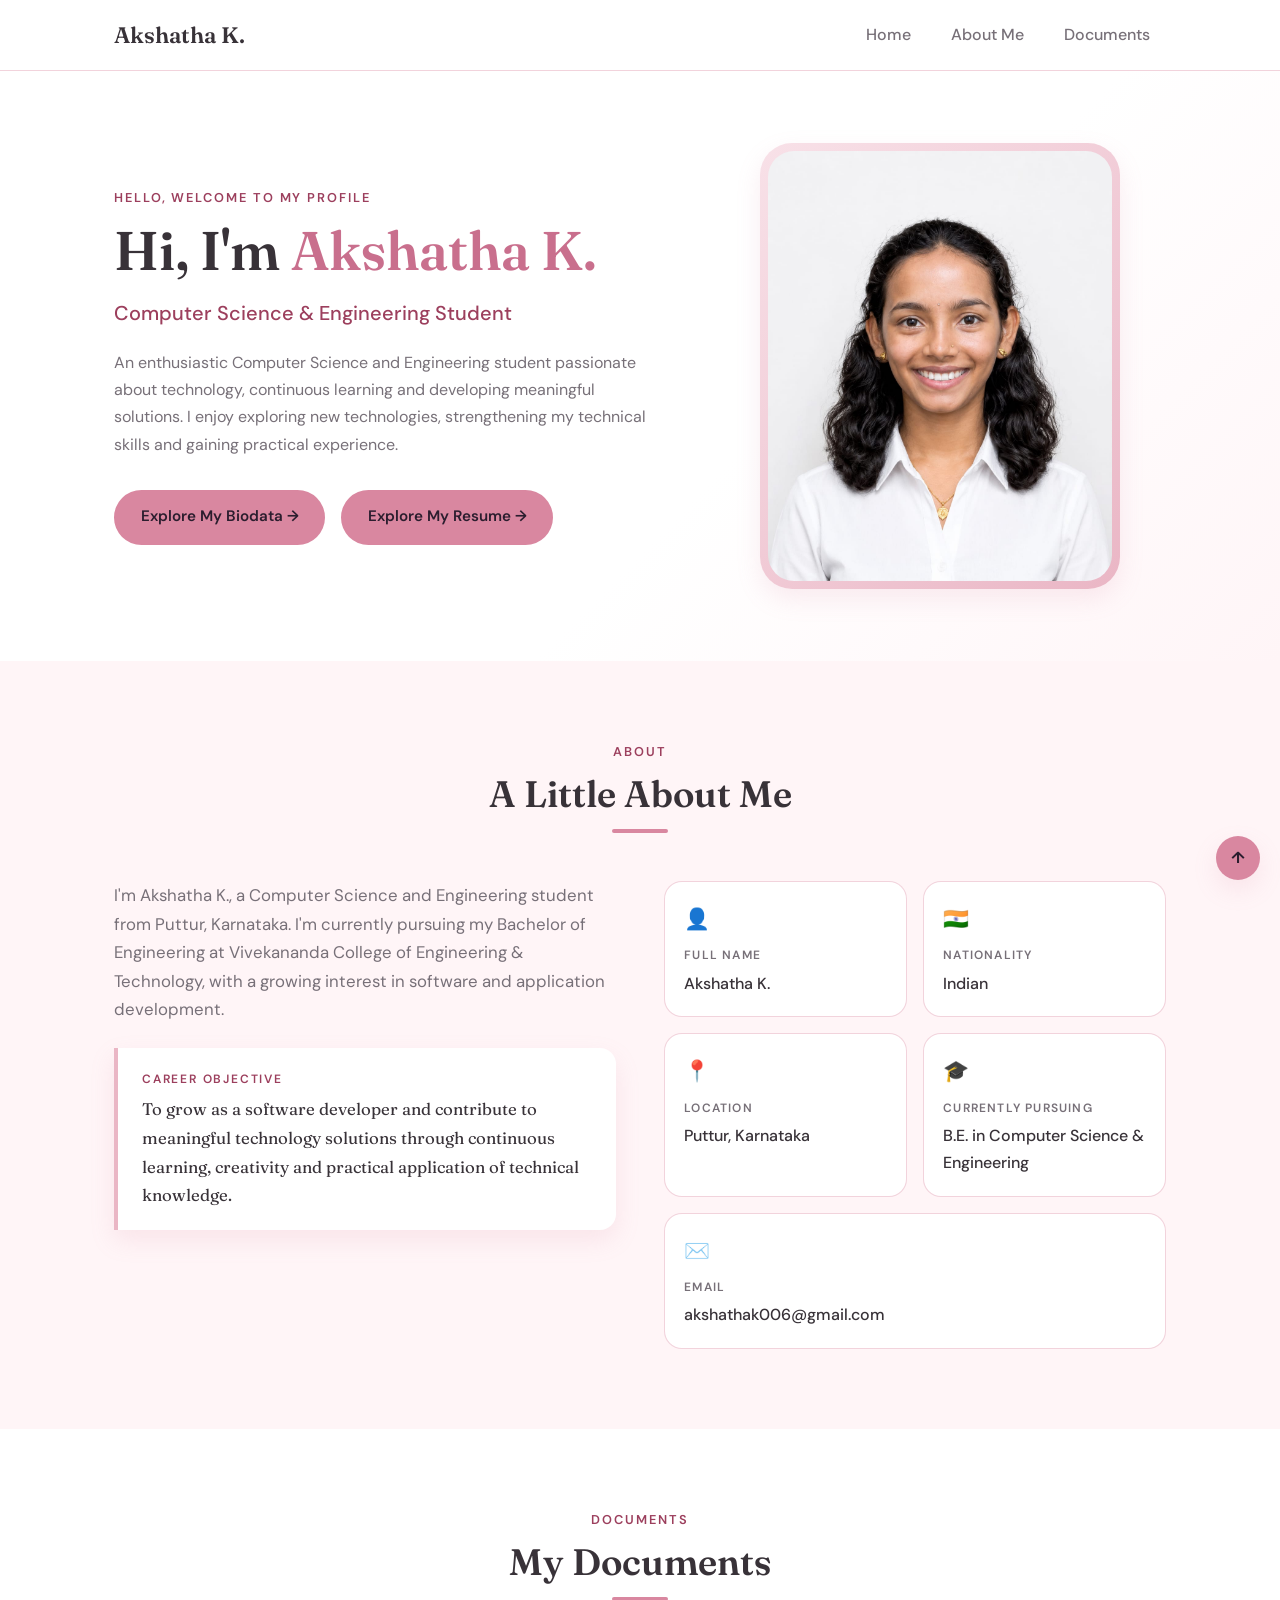
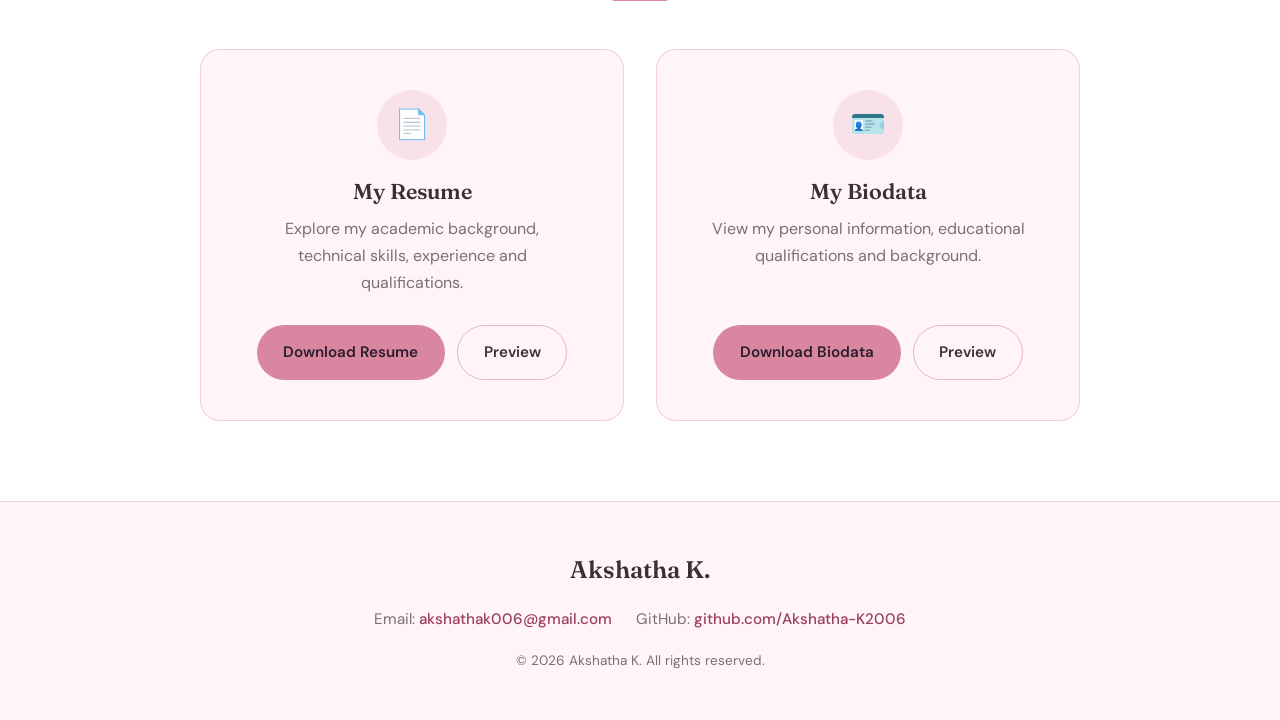
<file: index.html>
<!doctype html>
<html lang="en">
  <head>
    <meta charset="UTF-8" />
    <meta name="viewport" content="width=device-width, initial-scale=1.0" />
    <title>Akshatha K. | Personal Profile</title>
    <link rel="preconnect" href="https://fonts.googleapis.com" />
    <link rel="preconnect" href="https://fonts.gstatic.com" crossorigin />
    <link
      href="https://fonts.googleapis.com/css2?family=DM+Sans:wght@400;500;600&family=Fraunces:wght@600&display=swap"
      rel="stylesheet"
    />
    <link rel="stylesheet" href="css/style.css" />
  </head>

  <body>
    <!-- NAVIGATION -->
    <header class="site-header">
      <nav class="nav container" id="nav">
        <a class="brand" href="#home">Akshatha K.</a>

        <button class="nav-toggle" id="nav-toggle" aria-label="Toggle menu">
          ☰
        </button>

        <ul class="nav-links" id="nav-menu">
          <li><a href="#home">Home</a></li>
          <li><a href="#about">About Me</a></li>
          <li><a href="#documents">Documents</a></li>
        </ul>
      </nav>
    </header>

    <main>
      <!-- HERO SECTION -->
      <section class="hero" id="home">
        <div class="container hero-grid">
          <div class="hero-text">
            <p class="eyebrow">HELLO, WELCOME TO MY PROFILE</p>
            <h1>Hi, I'm <span class="accent-word">Akshatha K.</span></h1>
            <p class="hero-subtitle">
              Computer Science &amp; Engineering Student
            </p>
            <p class="hero-intro">
              An enthusiastic Computer Science and Engineering student
              passionate about technology, continuous learning and developing
              meaningful solutions. I enjoy exploring new technologies,
              strengthening my technical skills and gaining practical
              experience.
            </p>

            <div class="hero-actions">
              <a class="btn btn-primary" href="#documents">
                Explore My Biodata →
              </a>
              <a class="btn btn-primary" href="#documents">
                Explore My Resume →
              </a>
            </div>
          </div>

          <div class="hero-visual">
            <div class="photo-wrap">
              <div class="photo-frame">
                <img
                  src="assets/images/profile.png"
                  alt="Portrait of Akshatha K."
                />
              </div>
            </div>
          </div>
        </div>
      </section>

      <!-- ABOUT SECTION -->
      <section class="section section-tint" id="about">
        <div class="container">
          <div class="section-head">
            <p class="eyebrow">About</p>
            <h2>A Little About Me</h2>
          </div>

          <div class="about-grid">
            <div class="about-intro">
              <p>
                I'm Akshatha K., a Computer Science and Engineering student from
                Puttur, Karnataka. I'm currently pursuing my Bachelor of
                Engineering at Vivekananda College of Engineering &amp;
                Technology, with a growing interest in software and application
                development.
              </p>

              <blockquote class="objective">
                <span class="objective-label">Career Objective</span>
                <p>
                  To grow as a software developer and contribute to meaningful
                  technology solutions through continuous learning, creativity
                  and practical application of technical knowledge.
                </p>
              </blockquote>
            </div>

            <ul class="info-grid">
              <li class="info-card">
                <span class="info-icon">👤</span>
                <span class="info-label">Full Name</span>
                <span class="info-value">Akshatha K.</span>
              </li>
              <li class="info-card">
                <span class="info-icon">🇮🇳</span>
                <span class="info-label">Nationality</span>
                <span class="info-value">Indian</span>
              </li>
              <li class="info-card">
                <span class="info-icon">📍</span>
                <span class="info-label">Location</span>
                <span class="info-value">Puttur, Karnataka</span>
              </li>
              <li class="info-card">
                <span class="info-icon">🎓</span>
                <span class="info-label">Currently Pursuing</span>
                <span class="info-value"
                  >B.E. in Computer Science &amp; Engineering</span
                >
              </li>
              <li class="info-card info-card-wide">
                <span class="info-icon">✉️</span>
                <span class="info-label">Email</span>
                <a
                  class="info-value info-link"
                  href="mailto:akshathak006@gmail.com"
                >
                  akshathak006@gmail.com
                </a>
              </li>
            </ul>
          </div>
        </div>
      </section>

      <!-- DOCUMENTS SECTION -->
      <section class="section" id="documents">
        <div class="container">
          <div class="section-head">
            <p class="eyebrow">Documents</p>
            <h2>My Documents</h2>
          </div>

          <div class="doc-grid">
            <!-- Resume Card -->
            <article class="card doc-card">
              <div class="doc-icon">📄</div>
              <h3>My Resume</h3>
              <p>
                Explore my academic background, technical skills, experience and
                qualifications.
              </p>
              <div class="doc-actions">
                <a
                  class="btn btn-primary"
                  href="assets/documents/resume.pdf"
                  download="Akshatha_K_Resume.pdf"
                  onclick="showToast('Your Resume download has started.')"
                >
                  Download Resume
                </a>
                <!-- Inside Resume Card -->
                <!-- Inside My Resume card -->
                <a class="btn btn-ghost" href="resume.html">Preview</a>
              </div>
            </article>

            <!-- Biodata Card -->
            <article class="card doc-card">
              <div class="doc-icon">🪪</div>
              <h3>My Biodata</h3>
              <p>
                View my personal information, educational qualifications and
                background.
              </p>
              <div class="doc-actions">
                <a
                  class="btn btn-primary"
                  href="assets/documents/biodata.pdf"
                  download="Akshatha_K_Biodata.pdf"
                  onclick="showToast('Your Biodata download has started.')"
                >
                  Download Biodata
                </a>
                <!-- Inside Resume Card -->

                <!-- Inside My Biodata card -->
                <a class="btn btn-ghost" href="biodata.html">Preview</a>
              </div>
            </article>
          </div>
        </div>
      </section>
    </main>

    <!-- FOOTER -->
    <footer class="site-footer">
      <div class="container footer-inner">
        <p class="footer-name">Akshatha K.</p>
        <ul class="footer-links">
          <li>
            Email:
            <a href="mailto:akshathak006@gmail.com">akshathak006@gmail.com</a>
          </li>
          <li>
            GitHub:
            <a href="https://github.com/Akshatha-K2006" target="_blank">
              github.com/Akshatha-K2006
            </a>
          </li>
        </ul>
        <p class="footer-copy">
          &copy; <span id="year">2026</span> Akshatha K. All rights reserved.
        </p>
      </div>
    </footer>

    <!-- Back to top & Toast notification -->
    <a href="#home" class="back-to-top" aria-label="Back to top">↑</a>
    <div class="toast" id="toast"></div>

    <!-- PDF PREVIEW MODAL -->
    <div class="modal" id="pdf-modal" onclick="closePreview(event)">
      <div class="modal-box">
        <div class="modal-header">
          <h3 id="modal-title">Document Preview</h3>
          <button type="button" class="modal-close" onclick="closePreview()">
            ✕
          </button>
        </div>
        <iframe id="pdf-frame" src="" title="Document Preview"></iframe>
      </div>
    </div>

    <script src="js/script.js"></script>
  </body>
</html>
</file>
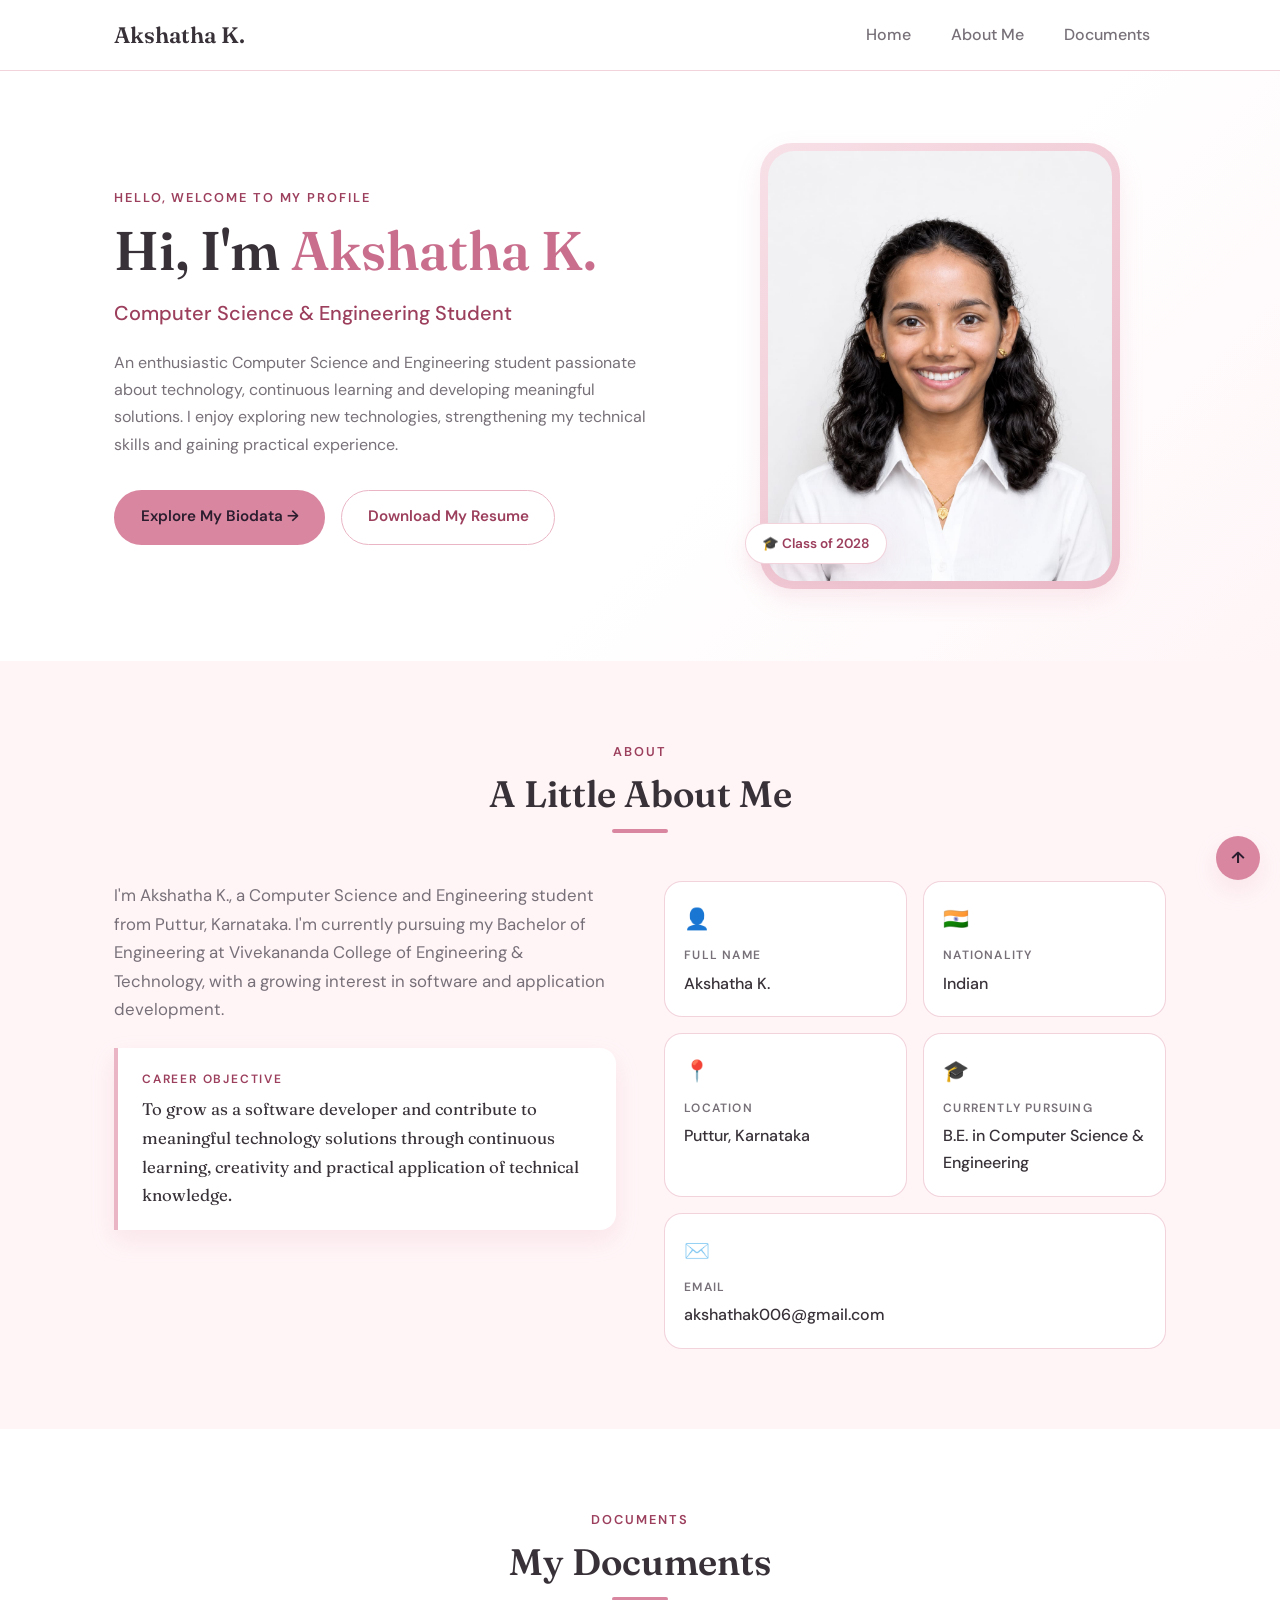
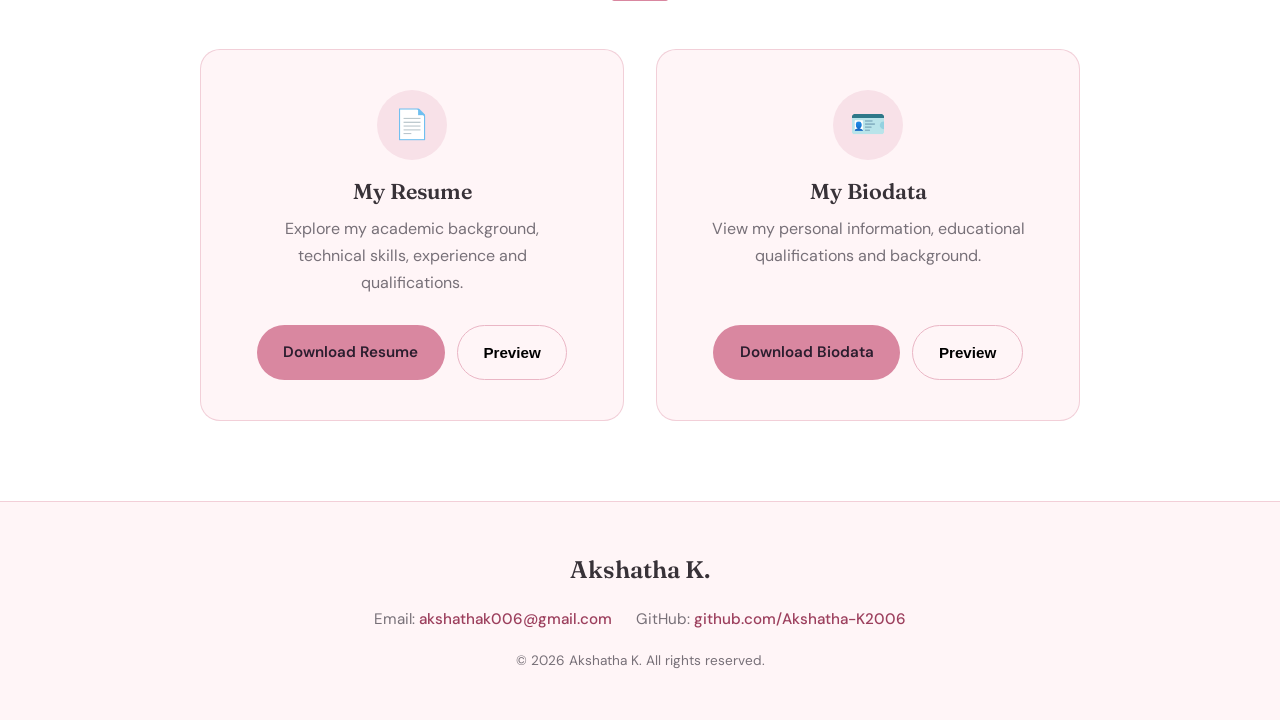
<file: akshatha-profile/index.html>
<!doctype html>
<html lang="en">
  <head>
    <meta charset="UTF-8" />
    <meta name="viewport" content="width=device-width, initial-scale=1.0" />
    <title>Akshatha K. | Personal Profile</title>
    <link rel="preconnect" href="https://fonts.googleapis.com" />
    <link rel="preconnect" href="https://fonts.gstatic.com" crossorigin />
    <link
      href="https://fonts.googleapis.com/css2?family=DM+Sans:wght@400;500;600&family=Fraunces:wght@600&display=swap"
      rel="stylesheet"
    />
    <link rel="stylesheet" href="css/style.css" />
  </head>

  <body>
    <!-- NAVIGATION -->
    <header class="site-header">
      <nav class="nav container" id="nav">
        <a class="brand" href="#home">Akshatha K.</a>

        <button class="nav-toggle" id="nav-toggle" aria-label="Toggle menu">
          ☰
        </button>

        <ul class="nav-links" id="nav-menu">
          <li><a href="#home">Home</a></li>
          <li><a href="#about">About Me</a></li>
          <li><a href="#documents">Documents</a></li>
        </ul>
      </nav>
    </header>

    <main>
      <!-- HERO SECTION -->
      <section class="hero" id="home">
        <div class="container hero-grid">
          <div class="hero-text">
            <p class="eyebrow">HELLO, WELCOME TO MY PROFILE</p>
            <h1>Hi, I'm <span class="accent-word">Akshatha K.</span></h1>
            <p class="hero-subtitle">
              Computer Science &amp; Engineering Student
            </p>
            <p class="hero-intro">
              An enthusiastic Computer Science and Engineering student
              passionate about technology, continuous learning and developing
              meaningful solutions. I enjoy exploring new technologies,
              strengthening my technical skills and gaining practical
              experience.
            </p>

            <div class="hero-actions">
              <a class="btn btn-primary" href="#documents">
                Explore My Biodata →
              </a>
              <a
                class="btn btn-secondary"
                href="assets/documents/resume.pdf"
                download="Akshatha_K_Resume.pdf"
                onclick="showToast('Your Resume download has started.')"
              >
                Download My Resume
              </a>
            </div>
          </div>

          <div class="hero-visual">
            <div class="photo-wrap">
              <div class="photo-frame">
                <img
                  src="assets/images/profile.png"
                  alt="Portrait of Akshatha K."
                />
              </div>
              <div class="photo-chip">🎓 Class of 2028</div>
            </div>
          </div>
        </div>
      </section>

      <!-- ABOUT SECTION -->
      <section class="section section-tint" id="about">
        <div class="container">
          <div class="section-head">
            <p class="eyebrow">About</p>
            <h2>A Little About Me</h2>
          </div>

          <div class="about-grid">
            <div class="about-intro">
              <p>
                I'm Akshatha K., a Computer Science and Engineering student from
                Puttur, Karnataka. I'm currently pursuing my Bachelor of
                Engineering at Vivekananda College of Engineering &amp;
                Technology, with a growing interest in software and application
                development.
              </p>

              <blockquote class="objective">
                <span class="objective-label">Career Objective</span>
                <p>
                  To grow as a software developer and contribute to meaningful
                  technology solutions through continuous learning, creativity
                  and practical application of technical knowledge.
                </p>
              </blockquote>
            </div>

            <ul class="info-grid">
              <li class="info-card">
                <span class="info-icon">👤</span>
                <span class="info-label">Full Name</span>
                <span class="info-value">Akshatha K.</span>
              </li>
              <li class="info-card">
                <span class="info-icon">🇮🇳</span>
                <span class="info-label">Nationality</span>
                <span class="info-value">Indian</span>
              </li>
              <li class="info-card">
                <span class="info-icon">📍</span>
                <span class="info-label">Location</span>
                <span class="info-value">Puttur, Karnataka</span>
              </li>
              <li class="info-card">
                <span class="info-icon">🎓</span>
                <span class="info-label">Currently Pursuing</span>
                <span class="info-value"
                  >B.E. in Computer Science &amp; Engineering</span
                >
              </li>
              <li class="info-card info-card-wide">
                <span class="info-icon">✉️</span>
                <span class="info-label">Email</span>
                <a
                  class="info-value info-link"
                  href="mailto:akshathak006@gmail.com"
                >
                  akshathak006@gmail.com
                </a>
              </li>
            </ul>
          </div>
        </div>
      </section>

      <!-- DOCUMENTS SECTION -->
      <section class="section" id="documents">
        <div class="container">
          <div class="section-head">
            <p class="eyebrow">Documents</p>
            <h2>My Documents</h2>
          </div>

          <div class="doc-grid">
            <!-- Resume Card -->
            <article class="card doc-card">
              <div class="doc-icon">📄</div>
              <h3>My Resume</h3>
              <p>
                Explore my academic background, technical skills, experience and
                qualifications.
              </p>
              <div class="doc-actions">
                <a
                  class="btn btn-primary"
                  href="assets/documents/resume.pdf"
                  download="Akshatha_K_Resume.pdf"
                  onclick="showToast('Your Resume download has started.')"
                >
                  Download Resume
                </a>
                <!-- Inside Resume Card -->
                <button
                  type="button"
                  class="btn btn-ghost"
                  onclick="
                    openPreview('assets/documents/resume.pdf', 'My Resume')
                  "
                >
                  Preview
                </button>
              </div>
            </article>

            <!-- Biodata Card -->
            <article class="card doc-card">
              <div class="doc-icon">🪪</div>
              <h3>My Biodata</h3>
              <p>
                View my personal information, educational qualifications and
                background.
              </p>
              <div class="doc-actions">
                <a
                  class="btn btn-primary"
                  href="assets/documents/biodata.pdf"
                  download="Akshatha_K_Biodata.pdf"
                  onclick="showToast('Your Biodata download has started.')"
                >
                  Download Biodata
                </a>
                <!-- Inside Resume Card -->

                <button
                  type="button"
                  class="btn btn-ghost"
                  onclick="
                    openPreview('assets/documents/biodata.pdf', 'My Biodata')
                  "
                >
                  Preview
                </button>
              </div>
            </article>
          </div>
        </div>
      </section>
    </main>

    <!-- FOOTER -->
    <footer class="site-footer">
      <div class="container footer-inner">
        <p class="footer-name">Akshatha K.</p>
        <ul class="footer-links">
          <li>
            Email:
            <a href="mailto:akshathak006@gmail.com">akshathak006@gmail.com</a>
          </li>
          <li>
            GitHub:
            <a href="https://github.com/Akshatha-K2006" target="_blank">
              github.com/Akshatha-K2006
            </a>
          </li>
        </ul>
        <p class="footer-copy">
          &copy; <span id="year">2026</span> Akshatha K. All rights reserved.
        </p>
      </div>
    </footer>

    <!-- Back to top & Toast notification -->
    <a href="#home" class="back-to-top" aria-label="Back to top">↑</a>
    <div class="toast" id="toast"></div>

    <!-- PDF PREVIEW MODAL -->
    <div class="modal" id="pdf-modal" onclick="closePreview(event)">
      <div class="modal-box">
        <div class="modal-header">
          <h3 id="modal-title">Document Preview</h3>
          <button type="button" class="modal-close" onclick="closePreview()">
            ✕
          </button>
        </div>
        <iframe id="pdf-frame" src="" title="Document Preview"></iframe>
      </div>
    </div>

    <script src="js/script.js"></script>
  </body>
</html>
</file>
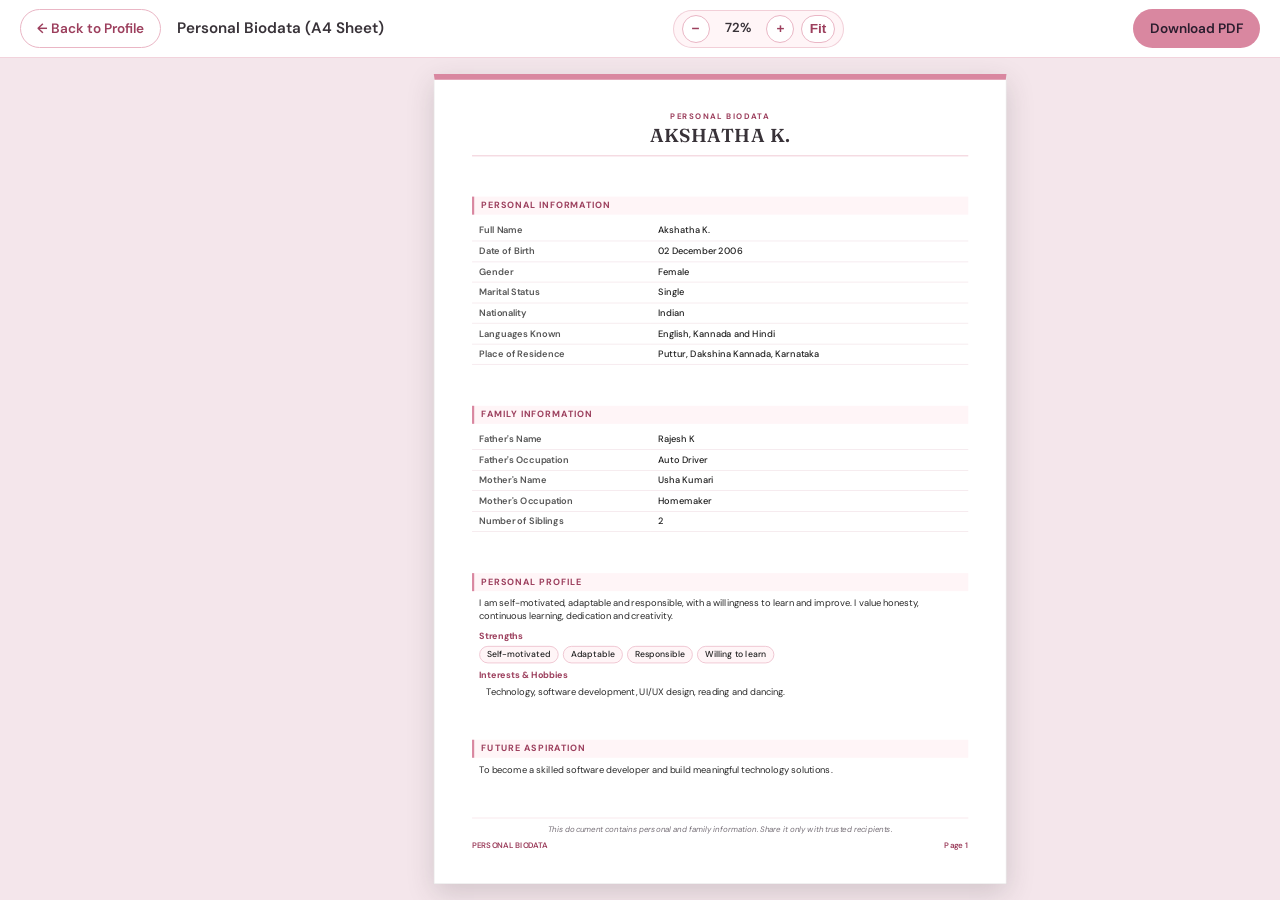
<file: biodata.html>
<!doctype html>
<html lang="en">
  <head>
    <meta charset="UTF-8" />
    <meta name="viewport" content="width=device-width, initial-scale=1.0" />
    <title>Biodata | Akshatha K.</title>
    <link rel="preconnect" href="https://fonts.googleapis.com" />
    <link rel="preconnect" href="https://fonts.gstatic.com" crossorigin />
    <link
      href="https://fonts.googleapis.com/css2?family=DM+Sans:wght@400;500;600;700&family=Fraunces:wght@600;700&display=swap"
      rel="stylesheet"
    />
    <link rel="stylesheet" href="css/style.css" />
  </head>

  <body class="viewer-body">
    <!-- TOP TOOLBAR -->
    <header class="viewer-bar">
      <div class="viewer-left">
        <a class="btn btn-secondary btn-sm" href="index.html">← Back to Profile</a>
        <span class="viewer-title">Personal Biodata (A4 Sheet)</span>
      </div>

      <div class="zoom-controls">
        <button type="button" class="zoom-btn" id="zoom-out" title="Zoom Out">−</button>
        <span class="zoom-label" id="zoom-level">100%</span>
        <button type="button" class="zoom-btn" id="zoom-in" title="Zoom In">+</button>
        <button type="button" class="zoom-btn" id="zoom-reset" title="Fit to Screen">Fit</button>
      </div>

      <a
        class="btn btn-primary btn-sm"
        href="assets/documents/biodata.pdf"
        download="Akshatha_K_Biodata.pdf"
      >
        Download PDF
      </a>
    </header>

    <!-- A4 VIEWPORT -->
    <main class="a4-viewport" id="a4-viewport">
      <div class="a4-scale-wrapper" id="a4-wrapper">
        <article class="a4-sheet bio-sheet" id="a4-sheet">
          <!-- HEADER -->
          <div class="bio-header">
            <p class="bio-doc-tag">PERSONAL BIODATA</p>
            <h1>AKSHATHA K.</h1>
          </div>

          <!-- PERSONAL INFORMATION -->
          <section class="bio-section">
            <h2>PERSONAL INFORMATION</h2>
            <table class="a4-bio-table">
              <tr>
                <th>Full Name</th>
                <td>Akshatha K.</td>
              </tr>
              <tr>
                <th>Date of Birth</th>
                <td>02 December 2006</td>
              </tr>
              <tr>
                <th>Gender</th>
                <td>Female</td>
              </tr>
              <tr>
                <th>Marital Status</th>
                <td>Single</td>
              </tr>
              <tr>
                <th>Nationality</th>
                <td>Indian</td>
              </tr>
              <tr>
                <th>Languages Known</th>
                <td>English, Kannada and Hindi</td>
              </tr>
              <tr>
                <th>Place of Residence</th>
                <td>Puttur, Dakshina Kannada, Karnataka</td>
              </tr>
            </table>
          </section>

          <!-- FAMILY INFORMATION -->
          <section class="bio-section">
            <h2>FAMILY INFORMATION</h2>
            <table class="a4-bio-table">
              <tr>
                <th>Father's Name</th>
                <td>Rajesh K</td>
              </tr>
              <tr>
                <th>Father's Occupation</th>
                <td>Auto Driver</td>
              </tr>
              <tr>
                <th>Mother's Name</th>
                <td>Usha Kumari</td>
              </tr>
              <tr>
                <th>Mother's Occupation</th>
                <td>Homemaker</td>
              </tr>
              <tr>
                <th>Number of Siblings</th>
                <td>2</td>
              </tr>
            </table>
          </section>

          <!-- PERSONAL PROFILE -->
          <section class="bio-section">
            <h2>PERSONAL PROFILE</h2>
            <p class="bio-text">
              I am self-motivated, adaptable and responsible, with a willingness to learn and improve.
              I value honesty, continuous learning, dedication and creativity.
            </p>

            <div class="bio-sub">
              <strong>Strengths</strong>
              <div class="bio-pills">
                <span>Self-motivated</span>
                <span>Adaptable</span>
                <span>Responsible</span>
                <span>Willing to learn</span>
              </div>
            </div>

            <div class="bio-sub">
              <strong>Interests &amp; Hobbies</strong>
              <p class="bio-text">
                Technology, software development, UI/UX design, reading and dancing.
              </p>
            </div>
          </section>

          <!-- FUTURE ASPIRATION -->
          <section class="bio-section">
            <h2>FUTURE ASPIRATION</h2>
            <p class="bio-text">
              To become a skilled software developer and build meaningful technology solutions.
            </p>
          </section>

          <!-- FOOTER NOTE -->
          <footer class="bio-sheet-footer">
            <p class="bio-disclaimer">
              This document contains personal and family information. Share it only with trusted recipients.
            </p>
            <div class="bio-page-meta">
              <span>PERSONAL BIODATA</span>
              <span>Page 1</span>
            </div>
          </footer>
        </article>
      </div>
    </main>

    <script src="js/script.js"></script>
  </body>
</html>
</file>
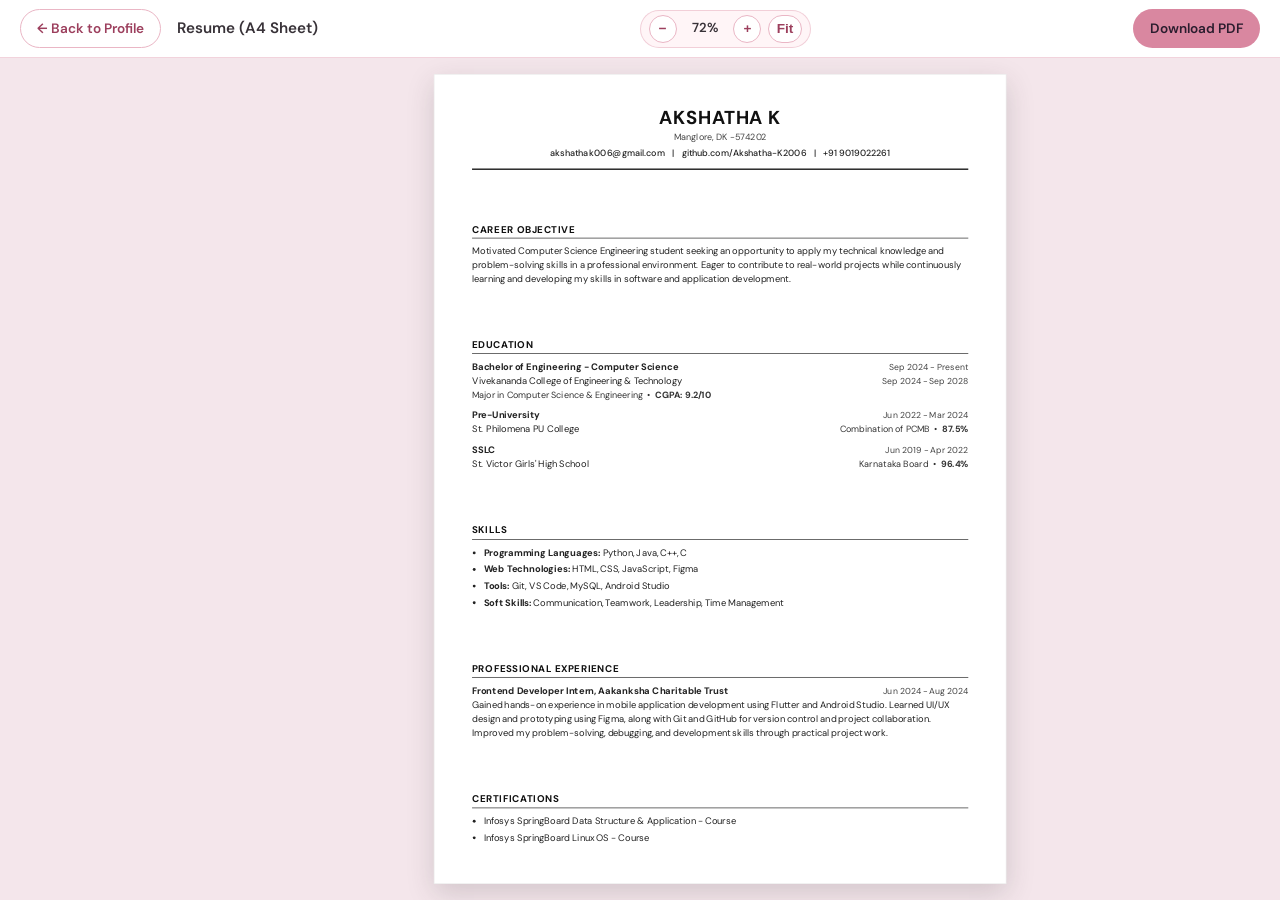
<file: resume.html>
<!doctype html>
<html lang="en">
  <head>
    <meta charset="UTF-8" />
    <meta name="viewport" content="width=device-width, initial-scale=1.0" />
    <title>Resume | Akshatha K.</title>
    <link rel="preconnect" href="https://fonts.googleapis.com" />
    <link rel="preconnect" href="https://fonts.gstatic.com" crossorigin />
    <link
      href="https://fonts.googleapis.com/css2?family=DM+Sans:wght@400;500;600;700&family=Fraunces:wght@600;700&display=swap"
      rel="stylesheet"
    />
    <link rel="stylesheet" href="css/style.css" />
  </head>

  <body class="viewer-body">
    <!-- TOP TOOLBAR -->
    <header class="viewer-bar">
      <div class="viewer-left">
        <a class="btn btn-secondary btn-sm" href="index.html"
          >← Back to Profile</a
        >
        <span class="viewer-title">Resume (A4 Sheet)</span>
      </div>

      <div class="zoom-controls">
        <button type="button" class="zoom-btn" id="zoom-out" title="Zoom Out">
          −
        </button>
        <span class="zoom-label" id="zoom-level">100%</span>
        <button type="button" class="zoom-btn" id="zoom-in" title="Zoom In">
          +
        </button>
        <button
          type="button"
          class="zoom-btn"
          id="zoom-reset"
          title="Fit to Screen"
        >
          Fit
        </button>
      </div>

      <a
        class="btn btn-primary btn-sm"
        href="assets/documents/resume.pdf"
        download="Akshatha_K_Resume.pdf"
      >
        Download PDF
      </a>
    </header>

    <!-- A4 VIEWPORT -->
    <main class="a4-viewport" id="a4-viewport">
      <div class="a4-scale-wrapper" id="a4-wrapper">
        <article class="a4-sheet resume-sheet" id="a4-sheet">
          <!-- HEADER -->
          <div class="res-header">
            <h1>AKSHATHA K</h1>
            <p class="res-address">Manglore, DK -574202</p>
            <div class="res-contact">
              <span>akshathak006@gmail.com</span>
              <span>|</span>
              <span>github.com/Akshatha-K2006</span>
              <span>|</span>
              <span>+91 9019022261</span>
            </div>
          </div>

          <!-- CAREER OBJECTIVE -->
          <section class="res-section">
            <h2>CAREER OBJECTIVE</h2>
            <p>
              Motivated Computer Science Engineering student seeking an
              opportunity to apply my technical knowledge and problem-solving
              skills in a professional environment. Eager to contribute to
              real-world projects while continuously learning and developing my
              skills in software and application development.
            </p>
          </section>

          <!-- EDUCATION -->
          <section class="res-section">
            <h2>EDUCATION</h2>

            <div class="res-entry">
              <div class="res-row">
                <strong>Bachelor of Engineering - Computer Science</strong>
                <span class="res-date">Sep 2024 - Present</span>
              </div>
              <div class="res-row">
                <span>Vivekananda College of Engineering &amp; Technology</span>
                <span class="res-date">Sep 2024 - Sep 2028</span>
              </div>
              <p class="res-sub">
                Major in Computer Science &amp; Engineering &nbsp;•&nbsp;
                <strong>CGPA: 9.2/10</strong>
              </p>
            </div>

            <div class="res-entry">
              <div class="res-row">
                <strong>Pre-University</strong>
                <span class="res-date">Jun 2022 - Mar 2024</span>
              </div>
              <div class="res-row">
                <span>St. Philomena PU College</span>
                <span class="res-sub"
                  >Combination of PCMB &nbsp;•&nbsp;
                  <strong>87.5%</strong></span
                >
              </div>
            </div>

            <div class="res-entry">
              <div class="res-row">
                <strong>SSLC</strong>
                <span class="res-date">Jun 2019 - Apr 2022</span>
              </div>
              <div class="res-row">
                <span>St. Victor Girls' High School</span>
                <span class="res-sub"
                  >Karnataka Board &nbsp;•&nbsp; <strong>96.4%</strong></span
                >
              </div>
            </div>
          </section>

          <!-- SKILLS -->
          <section class="res-section">
            <h2>SKILLS</h2>
            <ul class="res-skills">
              <li>
                <strong>Programming Languages:</strong> Python, Java, C++, C
              </li>
              <li>
                <strong>Web Technologies:</strong> HTML, CSS, JavaScript, Figma
              </li>
              <li>
                <strong>Tools:</strong> Git, VS Code, MySQL, Android Studio
              </li>
              <li>
                <strong>Soft Skills:</strong> Communication, Teamwork,
                Leadership, Time Management
              </li>
            </ul>
          </section>

          <!-- PROFESSIONAL EXPERIENCE -->
          <section class="res-section">
            <h2>PROFESSIONAL EXPERIENCE</h2>
            <div class="res-entry">
              <div class="res-row">
                <strong
                  >Frontend Developer Intern, Aakanksha Charitable Trust</strong
                >
                <span class="res-date">Jun 2024 - Aug 2024</span>
              </div>
              <p>
                Gained hands-on experience in mobile application development
                using Flutter and Android Studio. Learned UI/UX design and
                prototyping using Figma, along with Git and GitHub for version
                control and project collaboration. Improved my problem-solving,
                debugging, and development skills through practical project
                work.
              </p>
            </div>
          </section>

          <!-- CERTIFICATIONS -->
          <section class="res-section">
            <h2>CERTIFICATIONS</h2>
            <ul class="res-certs">
              <li>
                Infosys SpringBoard Data Structure &amp; Application - Course
              </li>
              <li>Infosys SpringBoard Linux OS - Course</li>
            </ul>
          </section>
        </article>
      </div>
    </main>

    <script src="js/script.js"></script>
  </body>
</html>
</file>
<file: css/style.css>
/* ==========================================================================
   1. VARIABLES & BASE STYLES
   ========================================================================== */
:root {
  --white: #ffffff;
  --soft-pink: #fff5f7;
  --blush: #f8e1e8;
  --rose: #eab6c5;
  --primary: #d987a0;
  --primary-hover: #c96f8d;
  --text: #383238;
  --text-soft: #777078;
  --accent-text: #9c3f5d;
  --on-primary: #2b1d2e;
  --border: rgba(234, 182, 197, 0.6);
  --shadow: 0 10px 25px rgba(217, 135, 160, 0.15);

  --font-body: "DM Sans", sans-serif;
  --font-head: "Fraunces", serif;
}

* {
  box-sizing: border-box;
  margin: 0;
  padding: 0;
}

html {
  scroll-behavior: smooth;
}

body {
  font-family: var(--font-body);
  line-height: 1.7;
  color: var(--text);
  background: var(--white);
}

h1,
h2,
h3 {
  font-family: var(--font-head);
  font-weight: 600;
  line-height: 1.2;
}

ul {
  list-style: none;
}

img {
  max-width: 100%;
  display: block;
}

a {
  color: inherit;
  text-decoration: none;
}

.container {
  max-width: 1100px;
  margin: 0 auto;
  padding: 0 1.5rem;
}

.section {
  padding: 5rem 0;
  scroll-margin-top: 70px;
}

.section-tint {
  background: var(--soft-pink);
}

.section-head {
  text-align: center;
  margin-bottom: 3rem;
}

.section-head h2 {
  font-size: 2.3rem;
}

.section-head h2::after {
  content: "";
  display: block;
  width: 56px;
  height: 4px;
  margin: 0.8rem auto 0;
  border-radius: 99px;
  background: var(--primary);
}

.eyebrow {
  font-size: 0.8rem;
  font-weight: 600;
  letter-spacing: 0.15em;
  text-transform: uppercase;
  color: var(--accent-text);
  margin-bottom: 0.6rem;
}

/* ==========================================================================
   2. BUTTONS
   ========================================================================== */
.btn {
  display: inline-block;
  padding: 0.85rem 1.6rem;
  border-radius: 99px;
  font-weight: 600;
  font-size: 0.95rem;
  border: 1.5px solid transparent;
  transition: all 0.25s ease;
  cursor: pointer;
}

.btn:hover {
  transform: translateY(-2px);
}

.btn-primary {
  background: var(--primary);
  color: var(--on-primary);
}

.btn-primary:hover {
  background: var(--primary-hover);
}

.btn-secondary {
  background: var(--white);
  color: var(--accent-text);
  border-color: var(--rose);
}

.btn-secondary:hover {
  background: var(--blush);
}

.btn-ghost {
  background: transparent;
  border-color: var(--rose);
}

.btn-ghost:hover {
  background: var(--blush);
}

/* ==========================================================================
   3. HEADER & NAVIGATION
   ========================================================================== */
.site-header {
  position: sticky;
  top: 0;
  z-index: 50;
  background: rgba(255, 255, 255, 0.95);
  border-bottom: 1px solid var(--border);
}

.nav {
  display: flex;
  align-items: center;
  justify-content: space-between;
  height: 70px;
}

.brand {
  font-family: var(--font-head);
  font-size: 1.4rem;
  font-weight: 600;
}

.nav-links {
  display: flex;
  gap: 0.5rem;
}

.nav-links a {
  padding: 0.5rem 1rem;
  border-radius: 99px;
  font-weight: 500;
  color: var(--text-soft);
  transition: 0.2s;
}

.nav-links a:hover {
  color: var(--accent-text);
  background: var(--soft-pink);
}

.nav-toggle {
  display: none;
  background: var(--white);
  border: 1px solid var(--border);
  border-radius: 10px;
  padding: 0.4rem 0.7rem;
  font-size: 1.2rem;
  color: var(--accent-text);
  cursor: pointer;
}

/* ==========================================================================
   4. HERO SECTION
   ========================================================================== */
.hero {
  padding: 4.5rem 0;
  background: linear-gradient(135deg, var(--white) 60%, var(--soft-pink) 100%);
  scroll-margin-top: 70px;
}

.hero-grid {
  display: grid;
  grid-template-columns: 1.1fr 0.9fr;
  align-items: center;
  gap: 3rem;
}

.hero-text h1 {
  font-size: 3.4rem;
  margin-bottom: 0.75rem;
}

.accent-word {
  color: var(--primary-hover);
}

.hero-subtitle {
  font-size: 1.25rem;
  font-weight: 500;
  color: var(--accent-text);
  margin-bottom: 1.2rem;
}

.hero-intro {
  color: var(--text-soft);
  margin-bottom: 2rem;
  max-width: 34rem;
}

.hero-actions {
  display: flex;
  flex-wrap: wrap;
  gap: 1rem;
}

.photo-wrap {
  position: relative;
  max-width: 360px;
  margin: 0 auto;
}

.photo-frame {
  padding: 8px;
  border-radius: 32px;
  background: linear-gradient(135deg, var(--blush), var(--rose));
  box-shadow: var(--shadow);
}

.photo-frame img {
  border-radius: 26px;
}

.photo-chip {
  position: absolute;
  left: -15px;
  bottom: 25px;
  background: var(--white);
  border: 1px solid var(--border);
  padding: 0.5rem 1rem;
  border-radius: 99px;
  font-size: 0.85rem;
  font-weight: 600;
  color: var(--accent-text);
  box-shadow: var(--shadow);
}

/* ==========================================================================
   5. ABOUT SECTION
   ========================================================================== */
.about-grid {
  display: grid;
  grid-template-columns: 1fr 1fr;
  gap: 3rem;
  align-items: start;
}

.about-intro > p {
  font-size: 1.05rem;
  color: var(--text-soft);
}

.objective {
  margin-top: 1.5rem;
  padding: 1.3rem 1.5rem;
  border-left: 4px solid var(--rose);
  border-radius: 0 16px 16px 0;
  background: var(--white);
  box-shadow: var(--shadow);
}

.objective-label {
  display: block;
  font-size: 0.75rem;
  font-weight: 600;
  letter-spacing: 0.15em;
  text-transform: uppercase;
  color: var(--accent-text);
  margin-bottom: 0.4rem;
}

.objective p {
  font-family: var(--font-head);
  font-size: 1.05rem;
}

.info-grid {
  display: grid;
  grid-template-columns: 1fr 1fr;
  gap: 1rem;
}

.info-card {
  background: var(--white);
  border: 1px solid var(--border);
  border-radius: 18px;
  padding: 1.2rem;
  display: flex;
  flex-direction: column;
  gap: 0.25rem;
  transition: transform 0.25s ease;
}

.info-card:hover {
  transform: translateY(-3px);
}

.info-card-wide {
  grid-column: 1 / -1;
}

.info-icon {
  font-size: 1.3rem;
  margin-bottom: 0.3rem;
}

.info-label {
  font-size: 0.75rem;
  font-weight: 600;
  text-transform: uppercase;
  letter-spacing: 0.1em;
  color: var(--text-soft);
}

.info-value {
  font-weight: 500;
}

.info-link:hover {
  color: var(--accent-text);
  text-decoration: underline;
}

/* ==========================================================================
   6. DOCUMENTS SECTION
   ========================================================================== */
.doc-grid {
  display: grid;
  grid-template-columns: 1fr 1fr;
  gap: 2rem;
  max-width: 880px;
  margin: 0 auto;
}

.doc-card {
  background: var(--soft-pink);
  border: 1px solid var(--border);
  border-radius: 20px;
  padding: 2.5rem 1.5rem;
  text-align: center;
  display: flex;
  flex-direction: column;
  align-items: center;
  transition:
    transform 0.25s ease,
    box-shadow 0.25s ease;
}

.doc-card:hover {
  transform: translateY(-4px);
  box-shadow: var(--shadow);
}

.doc-icon {
  width: 70px;
  height: 70px;
  border-radius: 50%;
  background: var(--blush);
  display: grid;
  place-items: center;
  font-size: 1.8rem;
  margin-bottom: 1.2rem;
}

.doc-card h3 {
  font-size: 1.35rem;
  margin-bottom: 0.6rem;
}

.doc-card p {
  color: var(--text-soft);
  margin-bottom: 1.8rem;
  max-width: 20rem;
}

.doc-actions {
  display: flex;
  flex-wrap: wrap;
  justify-content: center;
  gap: 0.75rem;
  margin-top: auto;
}

/* ==========================================================================
   7. FOOTER, BACK-TO-TOP & TOAST
   ========================================================================== */
.site-footer {
  padding: 3rem 0;
  background: var(--soft-pink);
  border-top: 1px solid var(--border);
  text-align: center;
}

.footer-inner {
  display: grid;
  gap: 1rem;
}

.footer-name {
  font-family: var(--font-head);
  font-size: 1.5rem;
  font-weight: 600;
}

.footer-links {
  display: flex;
  justify-content: center;
  flex-wrap: wrap;
  gap: 1.5rem;
  font-size: 0.95rem;
  color: var(--text-soft);
}

.footer-links a {
  color: var(--accent-text);
  font-weight: 500;
}

.footer-links a:hover {
  text-decoration: underline;
}

.footer-copy {
  font-size: 0.85rem;
  color: var(--text-soft);
}

.back-to-top {
  position: fixed;
  right: 1.25rem;
  bottom: 1.25rem;
  width: 44px;
  height: 44px;
  border-radius: 50%;
  background: var(--primary);
  color: var(--on-primary);
  display: grid;
  place-items: center;
  font-weight: bold;
  box-shadow: var(--shadow);
}

.toast {
  position: fixed;
  left: 50%;
  bottom: 1.5rem;
  transform: translateX(-50%);
  background: var(--text);
  color: var(--white);
  padding: 0.75rem 1.4rem;
  border-radius: 99px;
  font-size: 0.9rem;
  opacity: 0;
  pointer-events: none;
  transition: opacity 0.3s ease;
}

.toast.show {
  opacity: 1;
}

/* ==========================================================================
   8. RESPONSIVE (MOBILE & TABLET)
   ========================================================================== */
@media (max-width: 820px) {
  .hero-grid,
  .about-grid,
  .doc-grid {
    grid-template-columns: 1fr;
  }

  .hero-visual {
    order: -1;
  }

  .hero-text {
    text-align: center;
  }

  .hero-text h1 {
    font-size: 2.5rem;
  }

  .hero-intro {
    margin-inline: auto;
  }

  .hero-actions {
    justify-content: center;
  }

  /* Mobile Hamburger Menu */
  .nav-toggle {
    display: block;
  }

  .nav-links {
    display: none;
    position: absolute;
    top: 70px;
    left: 0;
    right: 0;
    flex-direction: column;
    background: var(--white);
    padding: 1rem 1.5rem;
    border-bottom: 1px solid var(--border);
  }

  .nav-links.open {
    display: flex;
  }
}

@media (max-width: 520px) {
  .info-grid {
    grid-template-columns: 1fr;
  }
}
/* ==========================================================================
   9. PDF PREVIEW MODAL
   ========================================================================== */
.modal {
  display: none;
  position: fixed;
  inset: 0;
  z-index: 100;
  background: rgba(56, 50, 56, 0.6);
  padding: 1.5rem;
  align-items: center;
  justify-content: center;
}

.modal.open {
  display: flex;
}

.modal-box {
  background: var(--white);
  width: 100%;
  max-width: 850px;
  height: 85vh;
  border-radius: 20px;
  overflow: hidden;
  display: flex;
  flex-direction: column;
  box-shadow: 0 20px 50px rgba(0, 0, 0, 0.25);
}

.modal-header {
  display: flex;
  align-items: center;
  justify-content: space-between;
  padding: 1rem 1.5rem;
  background: var(--soft-pink);
  border-bottom: 1px solid var(--border);
}

.modal-close {
  background: var(--white);
  border: 1px solid var(--border);
  width: 34px;
  height: 34px;
  border-radius: 50%;
  font-size: 1rem;
  color: var(--accent-text);
  cursor: pointer;
}

.modal-close:hover {
  background: var(--blush);
}

#pdf-frame {
  width: 100%;
  height: 100%;
  border: none;
}
/* ==========================================================================
   9. RESUME & BIODATA PAGES
   ========================================================================== */
.doc-nav-actions {
  display: flex;
  gap: 0.75rem;
}

.doc-nav-actions .btn {
  padding: 0.55rem 1.1rem;
  font-size: 0.88rem;
}

.doc-page {
  max-width: 820px;
  display: grid;
  gap: 1.5rem;
}

.paper-card {
  background: var(--white);
  border: 1px solid var(--border);
  border-radius: 20px;
  padding: 2rem;
  box-shadow: var(--shadow);
}

.paper-card h2 {
  font-size: 1.4rem;
  color: var(--accent-text);
  margin-bottom: 1.2rem;
  padding-bottom: 0.6rem;
  border-bottom: 1px solid var(--border);
}

.paper-header {
  text-align: center;
}

.paper-header h1 {
  font-size: 2.4rem;
  margin-bottom: 0.3rem;
}

.paper-subtitle {
  color: var(--text-soft);
  font-weight: 500;
}

.paper-links {
  display: flex;
  flex-wrap: wrap;
  justify-content: center;
  gap: 0.6rem;
  margin-top: 0.9rem;
  font-size: 0.92rem;
  color: var(--accent-text);
}

.paper-links a:hover {
  text-decoration: underline;
}

/* Resume Items */
.resume-item {
  padding-bottom: 1.25rem;
  margin-bottom: 1.25rem;
  border-bottom: 1px dashed var(--border);
}

.resume-item:last-child {
  padding-bottom: 0;
  margin-bottom: 0;
  border-bottom: none;
}

.resume-item-head {
  display: flex;
  justify-content: space-between;
  align-items: flex-start;
  flex-wrap: wrap;
  gap: 0.5rem;
  margin-bottom: 0.4rem;
}

.resume-item-head h3 {
  font-size: 1.15rem;
}

.institution {
  color: var(--accent-text);
  font-weight: 500;
  font-size: 0.95rem;
}

.date-pill {
  background: var(--blush);
  color: var(--accent-text);
  padding: 0.25rem 0.8rem;
  border-radius: 99px;
  font-size: 0.8rem;
  font-weight: 600;
}

.resume-meta {
  color: var(--text-soft);
  font-size: 0.95rem;
}

/* Skills & Tags */
.skills-list {
  display: grid;
  grid-template-columns: 1fr 1fr;
  gap: 1.5rem;
}

.skill-group h3 {
  font-size: 1rem;
  margin-bottom: 0.6rem;
}

.tag-list {
  display: flex;
  flex-wrap: wrap;
  gap: 0.5rem;
}

.tag-list li {
  background: var(--soft-pink);
  border: 1px solid var(--rose);
  padding: 0.3rem 0.85rem;
  border-radius: 99px;
  font-size: 0.88rem;
  font-weight: 500;
}

.simple-list {
  display: grid;
  gap: 0.6rem;
}

.simple-list li::before {
  content: "✓ ";
  color: var(--accent-text);
  font-weight: bold;
}

/* Biodata Table */
.bio-table {
  width: 100%;
  border-collapse: collapse;
}

.bio-table th,
.bio-table td {
  text-align: left;
  padding: 0.75rem 0.5rem;
  border-bottom: 1px solid var(--soft-pink);
}

.bio-table th {
  width: 38%;
  color: var(--text-soft);
  font-weight: 500;
}

.bio-table td {
  font-weight: 500;
}

.privacy-note {
  text-align: center;
  font-size: 0.85rem;
  color: var(--text-soft);
  font-style: italic;
}

@media (max-width: 640px) {
  .skills-list {
    grid-template-columns: 1fr;
  }

  .bio-table th,
  .bio-table td {
    display: block;
    width: 100%;
    padding: 0.25rem 0;
  }

  .bio-table tr {
    display: block;
    padding: 0.6rem 0;
    border-bottom: 1px solid var(--soft-pink);
  }
}
/* ==========================================================================
   9. A4 SHEET VIEWER (NO-SCROLL FIT + ZOOM)
   ========================================================================== */
.viewer-body {
  height: 100vh;
  overflow: hidden;
  display: flex;
  flex-direction: column;
  background: #f4e6eb;
}

.viewer-bar {
  height: 58px;
  padding: 0 1.25rem;
  background: var(--white);
  border-bottom: 1px solid var(--border);
  display: flex;
  align-items: center;
  justify-content: space-between;
  gap: 1rem;
  flex-shrink: 0;
  z-index: 20;
}

.viewer-left {
  display: flex;
  align-items: center;
  gap: 1rem;
}

.viewer-title {
  font-weight: 600;
  color: var(--text);
  font-size: 0.95rem;
}

.btn-sm {
  padding: 0.45rem 1rem;
  font-size: 0.85rem;
}

.zoom-controls {
  display: flex;
  align-items: center;
  gap: 0.4rem;
  background: var(--soft-pink);
  border: 1px solid var(--border);
  padding: 0.25rem 0.5rem;
  border-radius: 99px;
}

.zoom-btn {
  background: var(--white);
  border: 1px solid var(--rose);
  color: var(--accent-text);
  font-weight: 600;
  font-size: 0.85rem;
  min-width: 28px;
  height: 28px;
  padding: 0 0.5rem;
  border-radius: 99px;
  cursor: pointer;
}

.zoom-btn:hover {
  background: var(--blush);
}

.zoom-label {
  font-size: 0.82rem;
  font-weight: 600;
  min-width: 44px;
  text-align: center;
  color: var(--text);
}

/* Viewport holds the scaled A4 page without scrolling at default fit */
.a4-viewport {
  flex: 1;
  overflow: auto;
  display: flex;
  justify-content: center;
  align-items: flex-start;
  padding: 16px;
}

.a4-scale-wrapper {
  transform-origin: top center;
  transition: transform 0.15s ease-out;
}

/* Exact A4 dimensions at 96 DPI (210mm x 297mm) */
.a4-sheet {
  width: 794px;
  height: 1123px;
  background: #ffffff;
  color: #222222;
  padding: 44px 52px;
  box-shadow: 0 12px 36px rgba(56, 50, 56, 0.18);
  border: 1px solid rgba(0, 0, 0, 0.08);
  display: flex;
  flex-direction: column;
  justify-content: space-between;
  overflow: hidden;
}

/* ---- RESUME PDF EXACT LAYOUT ---- */
.resume-sheet {
  font-family: "DM Sans", sans-serif;
  font-size: 13px;
  line-height: 1.48;
}

.res-header {
  text-align: center;
  border-bottom: 2px solid #222222;
  padding-bottom: 12px;
  margin-bottom: 10px;
}

.res-header h1 {
  font-family: "DM Sans", sans-serif;
  font-size: 26px;
  font-weight: 700;
  letter-spacing: 0.04em;
  color: #111111;
}

.res-address {
  font-size: 12.5px;
  color: #444444;
  margin-top: 2px;
}

.res-contact {
  display: flex;
  justify-content: center;
  gap: 10px;
  font-size: 12.5px;
  font-weight: 500;
  margin-top: 4px;
  color: #222222;
}

.res-section {
  margin-bottom: 10px;
}

.res-section h2 {
  font-family: "DM Sans", sans-serif;
  font-size: 13.5px;
  font-weight: 700;
  letter-spacing: 0.05em;
  color: #111111;
  border-bottom: 1.5px solid #333333;
  padding-bottom: 3px;
  margin-bottom: 8px;
}

.res-entry {
  margin-bottom: 9px;
}

.res-entry:last-child {
  margin-bottom: 0;
}

.res-row {
  display: flex;
  justify-content: space-between;
  align-items: baseline;
  gap: 12px;
}

.res-date {
  font-size: 12px;
  color: #444444;
  white-space: nowrap;
}

.res-sub {
  font-size: 12.5px;
  color: #333333;
}

.res-skills,
.res-certs {
  display: grid;
  gap: 4px;
  padding-left: 16px;
  list-style: disc;
}

/* ---- BIODATA PDF EXACT LAYOUT ---- */
.bio-sheet {
  font-family: "DM Sans", sans-serif;
  font-size: 13px;
  line-height: 1.45;
  border-top: 8px solid var(--primary);
}

.bio-header {
  text-align: center;
  border-bottom: 1.5px solid var(--rose);
  padding-bottom: 12px;
}

.bio-doc-tag {
  font-size: 11px;
  font-weight: 700;
  letter-spacing: 0.18em;
  color: var(--accent-text);
  margin-bottom: 2px;
}

.bio-header h1 {
  font-family: "Fraunces", serif;
  font-size: 26px;
  color: var(--text);
  letter-spacing: 0.03em;
}

.bio-section h2 {
  font-family: "DM Sans", sans-serif;
  font-size: 12.5px;
  font-weight: 700;
  letter-spacing: 0.1em;
  color: var(--accent-text);
  background: var(--soft-pink);
  padding: 5px 10px;
  border-left: 3px solid var(--primary);
  margin-bottom: 8px;
}

.a4-bio-table {
  width: 100%;
  border-collapse: collapse;
}

.a4-bio-table th,
.a4-bio-table td {
  text-align: left;
  padding: 4.5px 10px;
  border-bottom: 1px solid #f3e4e9;
  font-size: 12.8px;
}

.a4-bio-table th {
  width: 36%;
  color: #555555;
  font-weight: 600;
}

.a4-bio-table td {
  color: #1f1f1f;
  font-weight: 500;
}

.bio-text {
  padding: 0 10px;
  color: #2b2b2b;
}

.bio-sub {
  padding: 8px 10px 0;
}

.bio-sub strong {
  display: block;
  font-size: 12.5px;
  color: var(--accent-text);
  margin-bottom: 5px;
}

.bio-pills {
  display: flex;
  flex-wrap: wrap;
  gap: 6px;
}

.bio-pills span {
  background: var(--soft-pink);
  border: 1px solid var(--rose);
  padding: 2px 10px;
  border-radius: 99px;
  font-size: 12px;
  font-weight: 500;
}

.bio-sheet-footer {
  border-top: 1px solid var(--border);
  padding-top: 8px;
}

.bio-disclaimer {
  text-align: center;
  font-size: 11px;
  font-style: italic;
  color: var(--text-soft);
  margin-bottom: 6px;
}

.bio-page-meta {
  display: flex;
  justify-content: space-between;
  font-size: 11px;
  font-weight: 600;
  color: var(--accent-text);
}

@media (max-width: 640px) {
  .viewer-title {
    display: none;
  }
}
</file>
<file: akshatha-profile/css/style.css>
/* ==========================================================================
   1. VARIABLES & BASE STYLES
   ========================================================================== */
:root {
  --white: #ffffff;
  --soft-pink: #fff5f7;
  --blush: #f8e1e8;
  --rose: #eab6c5;
  --primary: #d987a0;
  --primary-hover: #c96f8d;
  --text: #383238;
  --text-soft: #777078;
  --accent-text: #9c3f5d;
  --on-primary: #2b1d2e;
  --border: rgba(234, 182, 197, 0.6);
  --shadow: 0 10px 25px rgba(217, 135, 160, 0.15);

  --font-body: "DM Sans", sans-serif;
  --font-head: "Fraunces", serif;
}

* {
  box-sizing: border-box;
  margin: 0;
  padding: 0;
}

html {
  scroll-behavior: smooth;
}

body {
  font-family: var(--font-body);
  line-height: 1.7;
  color: var(--text);
  background: var(--white);
}

h1,
h2,
h3 {
  font-family: var(--font-head);
  font-weight: 600;
  line-height: 1.2;
}

ul {
  list-style: none;
}

img {
  max-width: 100%;
  display: block;
}

a {
  color: inherit;
  text-decoration: none;
}

.container {
  max-width: 1100px;
  margin: 0 auto;
  padding: 0 1.5rem;
}

.section {
  padding: 5rem 0;
  scroll-margin-top: 70px;
}

.section-tint {
  background: var(--soft-pink);
}

.section-head {
  text-align: center;
  margin-bottom: 3rem;
}

.section-head h2 {
  font-size: 2.3rem;
}

.section-head h2::after {
  content: "";
  display: block;
  width: 56px;
  height: 4px;
  margin: 0.8rem auto 0;
  border-radius: 99px;
  background: var(--primary);
}

.eyebrow {
  font-size: 0.8rem;
  font-weight: 600;
  letter-spacing: 0.15em;
  text-transform: uppercase;
  color: var(--accent-text);
  margin-bottom: 0.6rem;
}

/* ==========================================================================
   2. BUTTONS
   ========================================================================== */
.btn {
  display: inline-block;
  padding: 0.85rem 1.6rem;
  border-radius: 99px;
  font-weight: 600;
  font-size: 0.95rem;
  border: 1.5px solid transparent;
  transition: all 0.25s ease;
  cursor: pointer;
}

.btn:hover {
  transform: translateY(-2px);
}

.btn-primary {
  background: var(--primary);
  color: var(--on-primary);
}

.btn-primary:hover {
  background: var(--primary-hover);
}

.btn-secondary {
  background: var(--white);
  color: var(--accent-text);
  border-color: var(--rose);
}

.btn-secondary:hover {
  background: var(--blush);
}

.btn-ghost {
  background: transparent;
  border-color: var(--rose);
}

.btn-ghost:hover {
  background: var(--blush);
}

/* ==========================================================================
   3. HEADER & NAVIGATION
   ========================================================================== */
.site-header {
  position: sticky;
  top: 0;
  z-index: 50;
  background: rgba(255, 255, 255, 0.95);
  border-bottom: 1px solid var(--border);
}

.nav {
  display: flex;
  align-items: center;
  justify-content: space-between;
  height: 70px;
}

.brand {
  font-family: var(--font-head);
  font-size: 1.4rem;
  font-weight: 600;
}

.nav-links {
  display: flex;
  gap: 0.5rem;
}

.nav-links a {
  padding: 0.5rem 1rem;
  border-radius: 99px;
  font-weight: 500;
  color: var(--text-soft);
  transition: 0.2s;
}

.nav-links a:hover {
  color: var(--accent-text);
  background: var(--soft-pink);
}

.nav-toggle {
  display: none;
  background: var(--white);
  border: 1px solid var(--border);
  border-radius: 10px;
  padding: 0.4rem 0.7rem;
  font-size: 1.2rem;
  color: var(--accent-text);
  cursor: pointer;
}

/* ==========================================================================
   4. HERO SECTION
   ========================================================================== */
.hero {
  padding: 4.5rem 0;
  background: linear-gradient(135deg, var(--white) 60%, var(--soft-pink) 100%);
  scroll-margin-top: 70px;
}

.hero-grid {
  display: grid;
  grid-template-columns: 1.1fr 0.9fr;
  align-items: center;
  gap: 3rem;
}

.hero-text h1 {
  font-size: 3.4rem;
  margin-bottom: 0.75rem;
}

.accent-word {
  color: var(--primary-hover);
}

.hero-subtitle {
  font-size: 1.25rem;
  font-weight: 500;
  color: var(--accent-text);
  margin-bottom: 1.2rem;
}

.hero-intro {
  color: var(--text-soft);
  margin-bottom: 2rem;
  max-width: 34rem;
}

.hero-actions {
  display: flex;
  flex-wrap: wrap;
  gap: 1rem;
}

.photo-wrap {
  position: relative;
  max-width: 360px;
  margin: 0 auto;
}

.photo-frame {
  padding: 8px;
  border-radius: 32px;
  background: linear-gradient(135deg, var(--blush), var(--rose));
  box-shadow: var(--shadow);
}

.photo-frame img {
  border-radius: 26px;
}

.photo-chip {
  position: absolute;
  left: -15px;
  bottom: 25px;
  background: var(--white);
  border: 1px solid var(--border);
  padding: 0.5rem 1rem;
  border-radius: 99px;
  font-size: 0.85rem;
  font-weight: 600;
  color: var(--accent-text);
  box-shadow: var(--shadow);
}

/* ==========================================================================
   5. ABOUT SECTION
   ========================================================================== */
.about-grid {
  display: grid;
  grid-template-columns: 1fr 1fr;
  gap: 3rem;
  align-items: start;
}

.about-intro > p {
  font-size: 1.05rem;
  color: var(--text-soft);
}

.objective {
  margin-top: 1.5rem;
  padding: 1.3rem 1.5rem;
  border-left: 4px solid var(--rose);
  border-radius: 0 16px 16px 0;
  background: var(--white);
  box-shadow: var(--shadow);
}

.objective-label {
  display: block;
  font-size: 0.75rem;
  font-weight: 600;
  letter-spacing: 0.15em;
  text-transform: uppercase;
  color: var(--accent-text);
  margin-bottom: 0.4rem;
}

.objective p {
  font-family: var(--font-head);
  font-size: 1.05rem;
}

.info-grid {
  display: grid;
  grid-template-columns: 1fr 1fr;
  gap: 1rem;
}

.info-card {
  background: var(--white);
  border: 1px solid var(--border);
  border-radius: 18px;
  padding: 1.2rem;
  display: flex;
  flex-direction: column;
  gap: 0.25rem;
  transition: transform 0.25s ease;
}

.info-card:hover {
  transform: translateY(-3px);
}

.info-card-wide {
  grid-column: 1 / -1;
}

.info-icon {
  font-size: 1.3rem;
  margin-bottom: 0.3rem;
}

.info-label {
  font-size: 0.75rem;
  font-weight: 600;
  text-transform: uppercase;
  letter-spacing: 0.1em;
  color: var(--text-soft);
}

.info-value {
  font-weight: 500;
}

.info-link:hover {
  color: var(--accent-text);
  text-decoration: underline;
}

/* ==========================================================================
   6. DOCUMENTS SECTION
   ========================================================================== */
.doc-grid {
  display: grid;
  grid-template-columns: 1fr 1fr;
  gap: 2rem;
  max-width: 880px;
  margin: 0 auto;
}

.doc-card {
  background: var(--soft-pink);
  border: 1px solid var(--border);
  border-radius: 20px;
  padding: 2.5rem 1.5rem;
  text-align: center;
  display: flex;
  flex-direction: column;
  align-items: center;
  transition:
    transform 0.25s ease,
    box-shadow 0.25s ease;
}

.doc-card:hover {
  transform: translateY(-4px);
  box-shadow: var(--shadow);
}

.doc-icon {
  width: 70px;
  height: 70px;
  border-radius: 50%;
  background: var(--blush);
  display: grid;
  place-items: center;
  font-size: 1.8rem;
  margin-bottom: 1.2rem;
}

.doc-card h3 {
  font-size: 1.35rem;
  margin-bottom: 0.6rem;
}

.doc-card p {
  color: var(--text-soft);
  margin-bottom: 1.8rem;
  max-width: 20rem;
}

.doc-actions {
  display: flex;
  flex-wrap: wrap;
  justify-content: center;
  gap: 0.75rem;
  margin-top: auto;
}

/* ==========================================================================
   7. FOOTER, BACK-TO-TOP & TOAST
   ========================================================================== */
.site-footer {
  padding: 3rem 0;
  background: var(--soft-pink);
  border-top: 1px solid var(--border);
  text-align: center;
}

.footer-inner {
  display: grid;
  gap: 1rem;
}

.footer-name {
  font-family: var(--font-head);
  font-size: 1.5rem;
  font-weight: 600;
}

.footer-links {
  display: flex;
  justify-content: center;
  flex-wrap: wrap;
  gap: 1.5rem;
  font-size: 0.95rem;
  color: var(--text-soft);
}

.footer-links a {
  color: var(--accent-text);
  font-weight: 500;
}

.footer-links a:hover {
  text-decoration: underline;
}

.footer-copy {
  font-size: 0.85rem;
  color: var(--text-soft);
}

.back-to-top {
  position: fixed;
  right: 1.25rem;
  bottom: 1.25rem;
  width: 44px;
  height: 44px;
  border-radius: 50%;
  background: var(--primary);
  color: var(--on-primary);
  display: grid;
  place-items: center;
  font-weight: bold;
  box-shadow: var(--shadow);
}

.toast {
  position: fixed;
  left: 50%;
  bottom: 1.5rem;
  transform: translateX(-50%);
  background: var(--text);
  color: var(--white);
  padding: 0.75rem 1.4rem;
  border-radius: 99px;
  font-size: 0.9rem;
  opacity: 0;
  pointer-events: none;
  transition: opacity 0.3s ease;
}

.toast.show {
  opacity: 1;
}

/* ==========================================================================
   8. RESPONSIVE (MOBILE & TABLET)
   ========================================================================== */
@media (max-width: 820px) {
  .hero-grid,
  .about-grid,
  .doc-grid {
    grid-template-columns: 1fr;
  }

  .hero-visual {
    order: -1;
  }

  .hero-text {
    text-align: center;
  }

  .hero-text h1 {
    font-size: 2.5rem;
  }

  .hero-intro {
    margin-inline: auto;
  }

  .hero-actions {
    justify-content: center;
  }

  /* Mobile Hamburger Menu */
  .nav-toggle {
    display: block;
  }

  .nav-links {
    display: none;
    position: absolute;
    top: 70px;
    left: 0;
    right: 0;
    flex-direction: column;
    background: var(--white);
    padding: 1rem 1.5rem;
    border-bottom: 1px solid var(--border);
  }

  .nav-links.open {
    display: flex;
  }
}

@media (max-width: 520px) {
  .info-grid {
    grid-template-columns: 1fr;
  }
}
/* ==========================================================================
   9. PDF PREVIEW MODAL
   ========================================================================== */
.modal {
  display: none;
  position: fixed;
  inset: 0;
  z-index: 100;
  background: rgba(56, 50, 56, 0.6);
  padding: 1.5rem;
  align-items: center;
  justify-content: center;
}

.modal.open {
  display: flex;
}

.modal-box {
  background: var(--white);
  width: 100%;
  max-width: 850px;
  height: 85vh;
  border-radius: 20px;
  overflow: hidden;
  display: flex;
  flex-direction: column;
  box-shadow: 0 20px 50px rgba(0, 0, 0, 0.25);
}

.modal-header {
  display: flex;
  align-items: center;
  justify-content: space-between;
  padding: 1rem 1.5rem;
  background: var(--soft-pink);
  border-bottom: 1px solid var(--border);
}

.modal-close {
  background: var(--white);
  border: 1px solid var(--border);
  width: 34px;
  height: 34px;
  border-radius: 50%;
  font-size: 1rem;
  color: var(--accent-text);
  cursor: pointer;
}

.modal-close:hover {
  background: var(--blush);
}

#pdf-frame {
  width: 100%;
  height: 100%;
  border: none;
}
</file>
